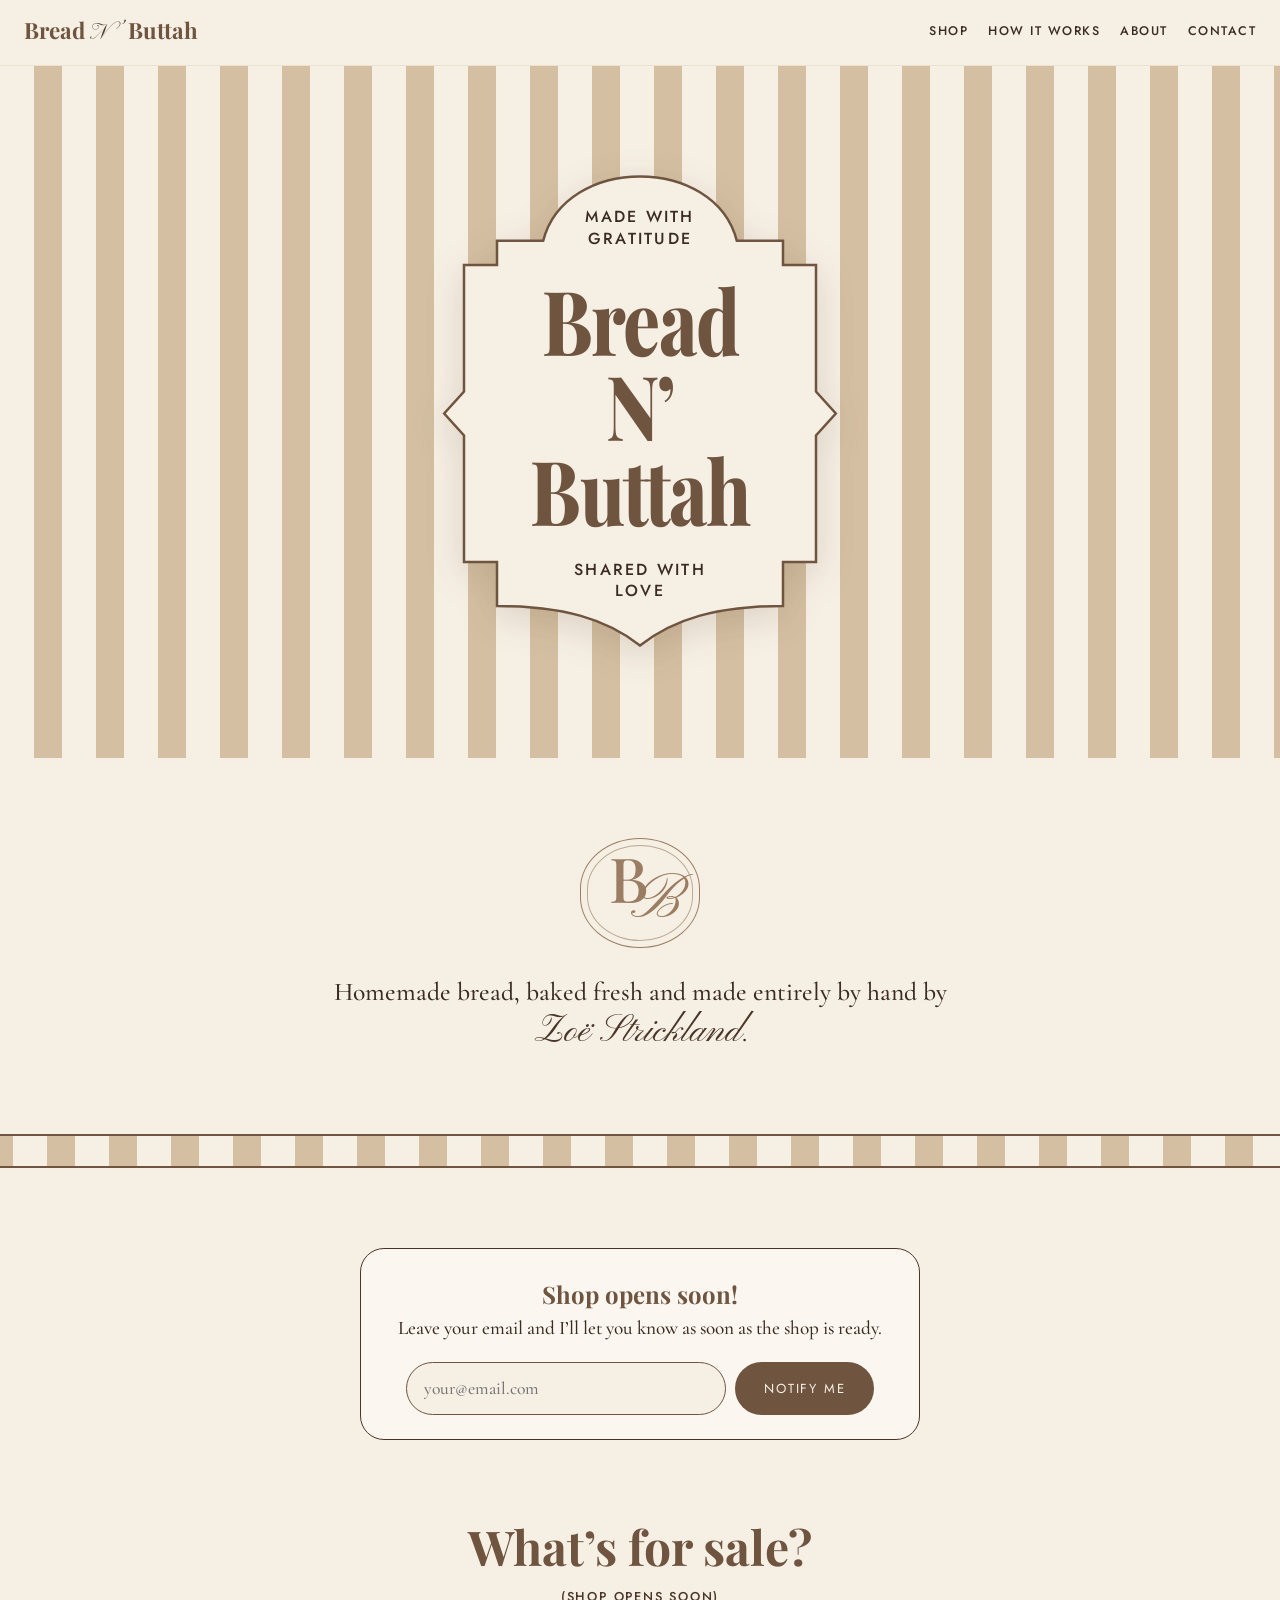
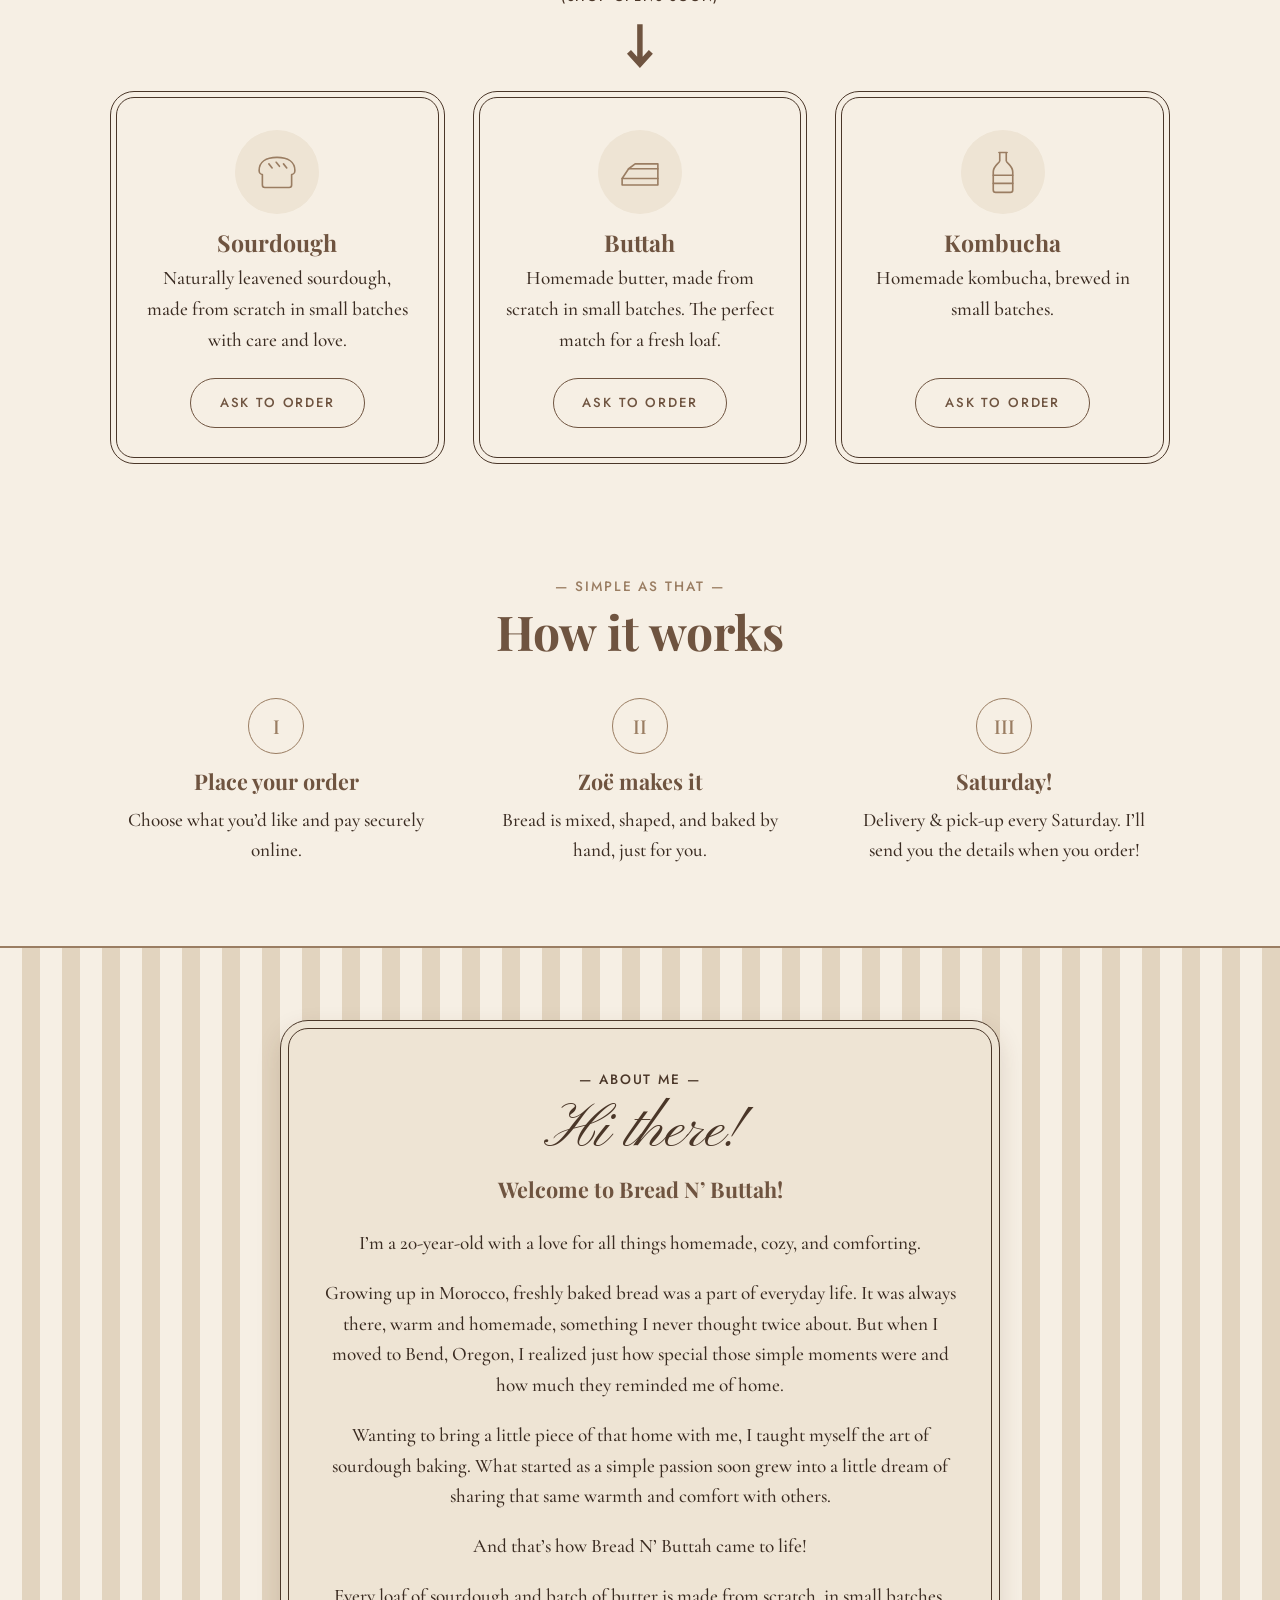
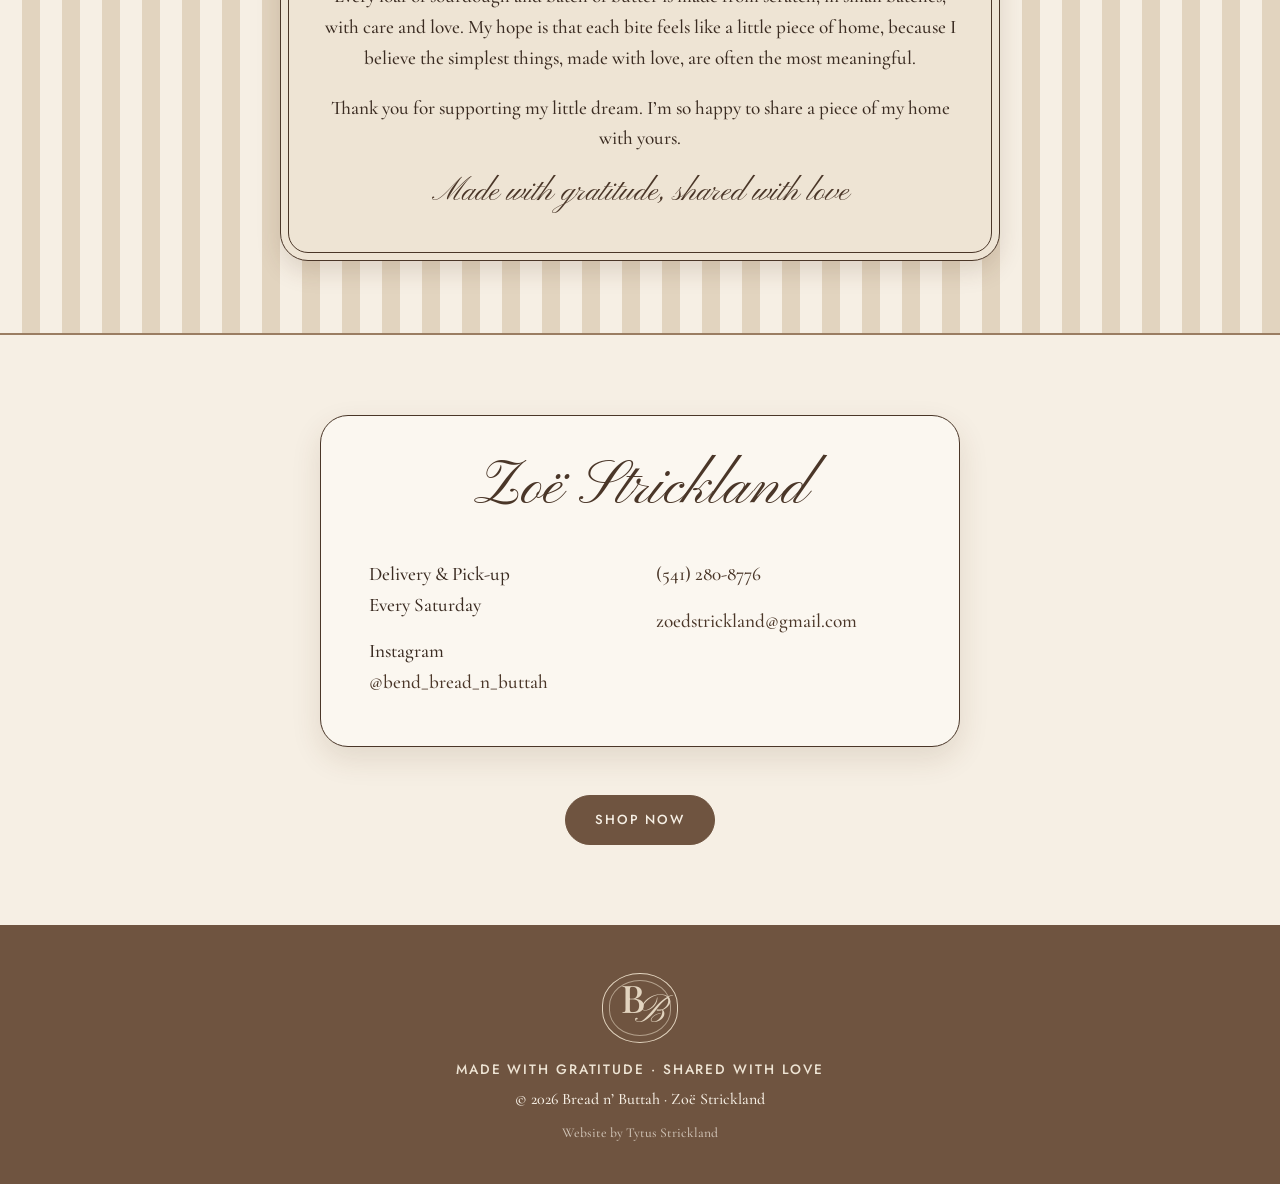
<file: index.html>
<!doctype html>
<html lang="en">
<head>
  <meta charset="utf-8">
  <meta name="viewport" content="width=device-width, initial-scale=1">
  <title>Bread n’ Buttah — made with gratitude, shared with love</title>
  <meta name="description" content="Bread n’ Buttah is a tiny local bakery. Everything is made by hand by Zoë Strickland.">
  <link rel="icon" href="data:image/svg+xml,<svg xmlns='http://www.w3.org/2000/svg' viewBox='0 0 100 100'><rect width='100' height='100' rx='20' fill='%23f6efe4'/><text x='50' y='72' font-family='Georgia,serif' font-size='64' text-anchor='middle' fill='%239a7d62'>B</text></svg>">
  <link rel="preconnect" href="https://fonts.googleapis.com">
  <link rel="preconnect" href="https://fonts.gstatic.com" crossorigin>
  <link href="https://fonts.googleapis.com/css2?family=Playfair+Display:wght@500;700;800&family=Pinyon+Script&family=Cormorant+Garamond:ital,wght@0,500;0,600;0,700;1,500&family=Jost:wght@400;500&display=swap" rel="stylesheet">
  <link rel="stylesheet" href="styles.css?v=42">
</head>
<body>

  <header class="nav">
    <a href="#top" class="logo">Bread <span>N’</span> Buttah</a>
    <nav>
      <a href="#menu">Shop</a>
      <a href="#how">How it works</a>
      <a href="#about">About</a>
      <a href="#contact">Contact</a>
    </nav>
  </header>

  <main id="top">

    <!-- HERO: striped poster with framed label -->
    <section class="hero stripes-orange">
      <div class="label">
        <svg class="label-frame" viewBox="0 0 400 520" preserveAspectRatio="none" aria-hidden="true">
          <path d="M40 130 H70 V108 H112 C132 30 268 30 288 108 H330 V130 H360 V245 L378 265 L360 285 V400 H330 V440 C270 440 230 452 200 476 C170 452 130 440 70 440 V400 H40 V285 L22 265 L40 245 Z"
                fill="#f6efe4" stroke="#6f5440" stroke-width="2.5" vector-effect="non-scaling-stroke"/>
        </svg>
        <div class="label-inner">
          <p class="caps">Made with<br>gratitude</p>
          <h1>Bread<br>N’<br>Buttah</h1>
          <p class="caps">Shared with<br>love</p>
        </div>
      </div>
    </section>

    <!-- INTRO -->
    <section class="intro">
      <div class="monogram" aria-hidden="true"><span class="m-serif">B</span><span class="m-script">B</span></div>
      <p class="intro-text">Homemade bread, baked fresh and made entirely by hand by <span class="script" data-bakery="baker">Zoë Strickland</span>.</p>
    </section>

    <div class="band" aria-hidden="true"><div class="band-strip"></div></div>

    <!-- MENU -->
    <section id="menu" class="menu">
      <!-- "Notify me" email sign-up (settings in config.js) -->
      <div class="signup" id="signup" hidden>
        <h3 id="signup-title">Shop opens soon!</h3>
        <p id="signup-text"></p>
        <form id="signup-form" novalidate>
          <label class="sr-only" for="signup-email">Your email</label>
          <input type="email" id="signup-email" name="email" placeholder="your@email.com" autocomplete="email" required>
          <input type="text" name="_honey" class="hp" tabindex="-1" autocomplete="off" aria-hidden="true">
          <button class="btn btn-solid" type="submit">Notify me</button>
        </form>
        <p class="signup-msg" id="signup-msg" role="status" aria-live="polite"></p>
      </div>

      <h2>What’s for sale?</h2>
      <p class="shop-notice" id="shop-notice" hidden></p>
      <svg class="down-arrow" viewBox="0 0 28 48" aria-hidden="true"><path d="M14 2v40M3 30l11 12 11-12"/></svg>
      <div class="menu-grid" id="menu-grid">
        <!-- filled in by script.js from config.js -->
      </div>
      <p class="pay-extras" id="pay-extras" hidden></p>
      <p class="secure-note" id="secure-note" hidden>Secure checkout. Card details are handled by the payment provider, never stored on this site.</p>
    </section>

    <!-- HOW IT WORKS -->
    <section id="how" class="how">
      <p class="caps eyebrow">— Simple as that —</p>
      <h2>How it works</h2>
      <ol class="steps">
        <li>
          <span class="step-num">I</span>
          <h3>Place your order</h3>
          <p>Choose what you’d like and pay securely online.</p>
        </li>
        <li>
          <span class="step-num">II</span>
          <h3>Zoë makes it</h3>
          <p>Bread is mixed, shaped, and baked by hand, just for you.</p>
        </li>
        <li>
          <span class="step-num">III</span>
          <h3>Saturday!</h3>
          <p id="pickup-info">Delivery &amp; pick-up every Saturday.</p>
        </li>
      </ol>
    </section>

    <!-- ABOUT -->
    <section id="about" class="about stripes-yellow">
      <div class="about-card">
        <p class="caps eyebrow">— About me —</p>
        <h2 class="script-heading">Hi there!</h2>
        <p class="about-welcome">Welcome to Bread N’ Buttah!</p>
        <p>I’m a 20-year-old with a love for all things homemade, cozy, and comforting.</p>
        <p>Growing up in Morocco, freshly baked bread was a part of everyday life. It was always there, warm and homemade, something I never thought twice about. But when I moved to Bend, Oregon, I realized just how special those simple moments were and how much they reminded me of home.</p>
        <p>Wanting to bring a little piece of that home with me, I taught myself the art of sourdough baking. What started as a simple passion soon grew into a little dream of sharing that same warmth and comfort with others.</p>
        <p>And that’s how Bread N’ Buttah came to life!</p>
        <p>Every loaf of sourdough and batch of butter is made from scratch, in small batches, with care and love. My hope is that each bite feels like a little piece of home, because I believe the simplest things, made with love, are often the most meaningful.</p>
        <p>Thank you for supporting my little dream. I’m so happy to share a piece of my home with yours.</p>
        <p class="about-signoff">Made with gratitude, shared with love</p>
      </div>
    </section>

    <!-- CONTACT: styled like the business card -->
    <section id="contact" class="contact">
      <div class="biz-card">
        <h2 class="script-heading" data-bakery="baker">Zoë Strickland</h2>
        <div class="biz-cols">
          <div>
            <p>Delivery &amp; Pick-up<br>Every Saturday</p>
            <p id="ig-line" hidden></p>
          </div>
          <div id="contact-lines"></div>
        </div>
      </div>
      <div class="shop-again"><a href="#menu" class="btn btn-solid">Shop now</a></div>
    </section>

  </main>

  <footer class="footer">
    <div class="monogram small" aria-hidden="true"><span class="m-serif">B</span><span class="m-script">B</span></div>
    <p class="caps">Made with gratitude · Shared with love</p>
    <p class="copy">© <span id="year"></span> Bread n’ Buttah · <span data-bakery="baker">Zoë Strickland</span></p>
    <p class="credit">Website by Tytus Strickland</p>
  </footer>

  <script src="config.js?v=42"></script>
  <script src="script.js?v=42"></script>
</body>
</html>
</file>
<file: styles.css>
:root {
  /* beige with subtle hints of brown */
  --cream: #f6efe4;
  --cream-2: #ebe1d1;
  --sand: #e2d4bf;
  --sand-soft: #eee4d4;
  --tan: #d4bfa2;
  --brown: #6f5440;
  --espresso: #4a3628;
  --mocha: #9a7d62;
  --ink: #3b2c22;
  --radius: 18px;
}

* { box-sizing: border-box; }

html {
  /* menu links scroll natively (smooth on phones); sections land just under
     the sticky header, whose live height script.js keeps in --nav-h */
  scroll-behavior: smooth;
  scroll-padding-top: var(--nav-h, 105px);
}
#how, #about, #contact { scroll-margin-top: 16px; }

body {
  margin: 0;
  font-family: "Cormorant Garamond", Georgia, serif;
  font-size: 1.2rem;
  font-weight: 500;
  color: var(--ink);
  background: var(--cream);
  line-height: 1.6;
}

h1, h2, h3 { font-family: "Playfair Display", Georgia, serif; color: var(--brown); line-height: 1.1; margin: 0 0 .5em; }
h2 { font-size: clamp(2.1rem, 5vw, 3rem); text-align: center; font-weight: 700; }
a { color: var(--espresso); }

section { padding: 5rem 1.25rem; }
.section-sub { text-align: center; max-width: 560px; margin: 0 auto 2.5rem; }

/* small spaced capitals, like "SOURDOUGH - BUTTER - KOMBUCHA" */
.caps {
  font-family: "Jost", system-ui, sans-serif;
  text-transform: uppercase;
  letter-spacing: .14em;
  font-size: .85rem;
  color: var(--ink);
}
.eyebrow { text-align: center; margin: 0 0 .5rem; color: var(--mocha); }
.script, .script-heading { font-family: "Pinyon Script", cursive; color: var(--espresso); font-weight: 400; }
.script { font-size: 1.5em; line-height: 1; white-space: nowrap; }
.script-heading { font-size: clamp(2.6rem, 7vw, 3.8rem); }

/* ---------- stripes ---------- */
.stripes-orange {
  background: repeating-linear-gradient(90deg, var(--cream) 0 34px, var(--tan) 34px 62px);
}
.stripes-yellow {
  background: repeating-linear-gradient(90deg, var(--cream) 0 22px, var(--sand) 22px 40px);
}
.band {
  position: relative; overflow: hidden;
  height: 34px; border-top: 2px solid var(--brown); border-bottom: 2px solid var(--brown);
  background: var(--cream);
}
/* the stripes slide left whenever you scroll, up or down (script.js);
   one stripe (62px) wider so it can loop */
.band-strip {
  position: absolute; top: 0; bottom: 0; left: 0; right: -62px;
  background-image: linear-gradient(90deg, var(--cream) 0 34px, var(--tan) 34px 62px);
  background-size: 62px 100%;
  will-change: transform;
  transform: translate3d(0, 0, 0);
}

/* ---------- nav ---------- */
.nav {
  position: sticky; top: 0; z-index: 10;
  display: flex; align-items: center; justify-content: space-between; flex-wrap: wrap; gap: .5rem 1rem;
  padding: .8rem 1.5rem;
  background: var(--cream);
  border-bottom: 1px solid var(--cream-2);
}
.logo { font-family: "Playfair Display", serif; font-weight: 700; font-size: 1.4rem; color: var(--brown); text-decoration: none; }
.logo span { font-family: "Pinyon Script", cursive; font-weight: 400; color: var(--espresso); }
.nav nav { display: flex; gap: 1.25rem; flex-wrap: wrap; }
.nav nav a {
  font-family: "Jost", sans-serif; text-transform: uppercase; letter-spacing: .12em; font-size: .78rem;
  text-decoration: none; color: var(--ink); padding: .3rem 0; border-bottom: 1px solid transparent;
}
.nav nav a:hover { border-bottom-color: var(--mocha); }

/* ---------- buttons ---------- */
.btn {
  display: inline-block; text-decoration: none; text-align: center; cursor: pointer;
  font-family: "Jost", sans-serif; text-transform: uppercase; letter-spacing: .14em; font-size: .82rem;
  padding: .85rem 1.8rem; border-radius: 999px; border: 1.5px solid var(--brown);
  transition: background .2s, color .2s;
}
.btn-solid { background: var(--brown); color: var(--cream); }
.btn-solid:hover { background: #5c4434; }
.btn-line { background: transparent; color: var(--brown); }
.btn-line:hover { background: var(--brown); color: var(--cream); }
.btn.disabled { opacity: .5; cursor: default; }

/* ---------- hero ---------- */
.hero { display: flex; justify-content: center; padding: 3.5rem 1.25rem 4rem; }
.label { position: relative; width: min(100%, 440px); aspect-ratio: 400 / 520; }
.label-frame { position: absolute; inset: 0; width: 100%; height: 100%; filter: drop-shadow(0 10px 18px rgba(80, 50, 20, .15)); }
.label-inner {
  position: relative; height: 100%;
  display: flex; flex-direction: column; align-items: center; justify-content: center;
  text-align: center; padding: 14% 12% 16%;
}
.label-inner .caps { margin: 0; font-size: clamp(.8rem, 2.6vw, 1rem); line-height: 1.35; color: var(--ink); }
h1 {
  font-family: "Playfair Display", serif; font-weight: 800;
  font-size: clamp(3.4rem, 15vw, 5.6rem);
  line-height: .95; margin: .3em 0; letter-spacing: -.02em;
  transform: scaleX(.82);
}

/* ---------- intro & monogram ---------- */
.intro { text-align: center; max-width: 680px; margin: 0 auto; }
.intro-text { font-size: clamp(1.3rem, 3vw, 1.6rem); margin: 0; }

.monogram {
  position: relative; width: 120px; height: 110px; margin: 0 auto 1.5rem;
  border: 1.5px solid var(--mocha); border-radius: 50% / 46%;
  color: var(--mocha);
}
.monogram::before {
  content: ""; position: absolute; inset: 6px; border: 1px solid var(--mocha); border-radius: inherit; opacity: .6;
}
.m-serif { position: absolute; left: 28px; top: 8px; font-family: "Playfair Display", serif; font-size: 62px; font-weight: 500; line-height: 1; }
.m-script { position: absolute; left: 50px; top: 32px; font-family: "Pinyon Script", cursive; font-size: 62px; line-height: 1; }
.monogram.small { width: 76px; height: 70px; margin-bottom: 1rem; }
.monogram.small .m-serif { left: 18px; top: 5px; font-size: 38px; }
.monogram.small .m-script { left: 32px; top: 20px; font-size: 38px; }

/* ---------- menu ---------- */
.menu { max-width: 1100px; margin: 0 auto; }
/* "What's for sale?" sits evenly between the striped bar and the cards */
.menu h2 { margin-bottom: 0; }
/* arrow matches the heading's size and stroke weight, and takes up no space
   (negative bottom margin) so the cards stay where they were */
/* temporary notice under the heading (text set in config.js) */
.shop-notice {
  display: table; margin: .9rem auto 0;
  font-family: "Jost", system-ui, sans-serif; text-transform: uppercase; letter-spacing: .14em; font-size: .8rem;
  color: var(--espresso);
}
.down-arrow {
  --arrow-h: clamp(2.1rem, 5vw, 3rem);
  --arrow-gap: calc(var(--arrow-h) * .3);
  display: block; width: calc(var(--arrow-h) * .58); height: var(--arrow-h);
  margin: var(--arrow-gap) auto calc(-1 * (var(--arrow-h) + var(--arrow-gap)));
  fill: none; stroke: var(--brown); stroke-width: 5.5; stroke-linecap: butt; stroke-linejoin: miter;
}
.menu-grid { margin-top: calc(5rem + 3px); }
/* when jumping to Shop, the striped separator (34px tall) sits flush under the header */
#menu { scroll-margin-top: 34px; }
.menu-grid {
  display: grid; gap: 1.75rem;
  grid-template-columns: repeat(auto-fit, minmax(260px, 1fr));
}
.card {
  background: var(--cream);
  border: 1.5px solid var(--espresso);
  outline: 1px solid var(--espresso); outline-offset: 5px;
  border-radius: var(--radius);
  padding: 2rem 1.6rem 1.8rem;
  margin: 6px;
  display: flex; flex-direction: column; align-items: center; text-align: center;
}
.card-icon {
  width: 84px; height: 84px; margin-bottom: 1rem;
  display: grid; place-items: center;
  background: var(--sand-soft); border-radius: 50%;
}
.card-icon svg { width: 52px; height: 52px; fill: none; stroke: var(--mocha); stroke-width: 2; stroke-linecap: round; stroke-linejoin: round; }
.card h3 { font-size: 1.45rem; margin: 0 0 .3rem; }
.price { font-family: "Jost", sans-serif; letter-spacing: .1em; color: var(--espresso); margin: 0 0 .3rem; }
.desc { margin: .2rem 0 1.4rem; flex: 1; }
.pay-extras { text-align: center; margin-top: 2.5rem; }
.secure-note { text-align: center; margin: 1.5rem auto 0; max-width: 520px; font-size: .95rem; color: var(--mocha); }

/* ---------- email sign-up ---------- */
.signup {
  max-width: 560px; margin: 0 auto 5rem; text-align: center; /* sits at the top of the shop section */
  background: #fbf7f0; border: 1.5px solid var(--espresso); border-radius: 24px;
  padding: 2rem 1.75rem 1.5rem;
}
.signup h3 { font-size: 1.5rem; margin-bottom: .3rem; }
.signup p { margin: 0 0 1.2rem; }
#signup-form { display: flex; gap: .6rem; justify-content: center; flex-wrap: wrap; }
#signup-form input[type="email"] {
  flex: 1 1 220px; min-width: 0; max-width: 320px;
  font: inherit; font-size: 1.1rem; color: var(--ink);
  padding: .7rem 1.1rem; border: 1.5px solid var(--brown); border-radius: 999px; background: var(--cream);
}
#signup-form input[type="email"]:focus { outline: 2px solid var(--mocha); outline-offset: 2px; }
#signup-form .btn { border: none; }
.signup .signup-msg { margin: .9rem 0 0; min-height: 1.6em; font-size: 1.05rem; color: var(--espresso); }
.signup .signup-msg:empty { margin: 0; min-height: 0; }
.sr-only, .hp { position: absolute !important; width: 1px; height: 1px; overflow: hidden; clip: rect(0 0 0 0); white-space: nowrap; }

/* ---------- how ---------- */
.how { max-width: 1100px; margin: 0 auto; padding-top: 2rem; }
.steps {
  list-style: none; padding: 0; margin: 2.5rem 0 0;
  display: grid; grid-template-columns: repeat(3, 1fr); gap: 2rem;
}
.steps li { text-align: center; padding: 0 1rem; }
.step-num {
  display: inline-grid; place-items: center; width: 56px; height: 56px; margin-bottom: 1rem;
  border: 1.5px solid var(--mocha); border-radius: 50%;
  font-family: "Playfair Display", serif; font-size: 1.2rem; color: var(--mocha);
}
.steps h3 { font-size: 1.35rem; }
.steps p { margin: 0; }

/* ---------- about ---------- */
.about { padding: 4.5rem 1.25rem; border-top: 2px solid var(--mocha); border-bottom: 2px solid var(--mocha); }
.about-card {
  max-width: 720px; margin: 0 auto; text-align: center;
  background: var(--sand-soft);
  border: 1.5px solid var(--espresso);
  outline: 1px solid var(--espresso); outline-offset: -9px;
  border-radius: 28px; padding: 3rem 2.5rem;
  box-shadow: 0 10px 24px rgba(80, 50, 20, .15);
}
.about-card .eyebrow { color: var(--espresso); }
.about-card .script-heading { margin-bottom: .1em; }
.about-welcome { font-family: "Playfair Display", Georgia, serif; font-weight: 700; font-size: 1.35rem; color: var(--brown); margin-top: 0; }
.about-signoff { font-family: "Pinyon Script", cursive; font-size: 2rem; line-height: 1.2; color: var(--espresso); margin: 1.2rem 0 0; }

/* ---------- contact (business card) ---------- */
.biz-card {
  max-width: 640px; margin: 0 auto;
  background: #fbf7f0;
  border: 1.5px solid var(--espresso);
  border-radius: 28px;
  padding: 2.5rem 3rem 2rem;
  box-shadow: 0 12px 30px rgba(80, 50, 20, .12);
}
.biz-card .script-heading { text-align: center; margin-bottom: .6em; }
.biz-cols { display: grid; grid-template-columns: 1fr 1fr; gap: 1rem 2rem; }
.biz-cols p { margin: 0 0 1rem; }
.biz-cols a { text-decoration: none; overflow-wrap: anywhere; }
.biz-cols a:hover { text-decoration: underline; }
.shop-again { text-align: center; margin-top: 3rem; }

/* ---------- footer ---------- */
.footer {
  text-align: center; padding: 3rem 1rem 2.5rem;
  background: var(--brown); color: var(--cream);
}
.footer .monogram { color: var(--sand); border-color: var(--sand); }
.footer .monogram::before { border-color: var(--sand); }
.footer .caps { color: var(--sand-soft); margin: 0 0 .4rem; }
.footer .copy { margin: 0; font-size: 1rem; }
.footer .credit { margin: .6rem 0 0; font-size: .85rem; opacity: .7; }

@media (prefers-reduced-motion: reduce) { html { scroll-behavior: auto; } }

/* ---------- small screens ---------- */
@media (max-width: 760px) {
  body { font-size: 1.12rem; }
  section { padding: 3.5rem 1rem; }
  .menu-grid { margin-top: calc(3.5rem + 2px); }
  .signup { margin-bottom: 3.5rem; }
  .nav { justify-content: center; }
  .steps { grid-template-columns: 1fr; gap: 2.25rem; }
  .about-card { padding: 2.5rem 1.5rem; }
  .biz-card { padding: 2rem 1.5rem 1.25rem; }
  .biz-cols { grid-template-columns: 1fr; text-align: center; }
}
</file>
